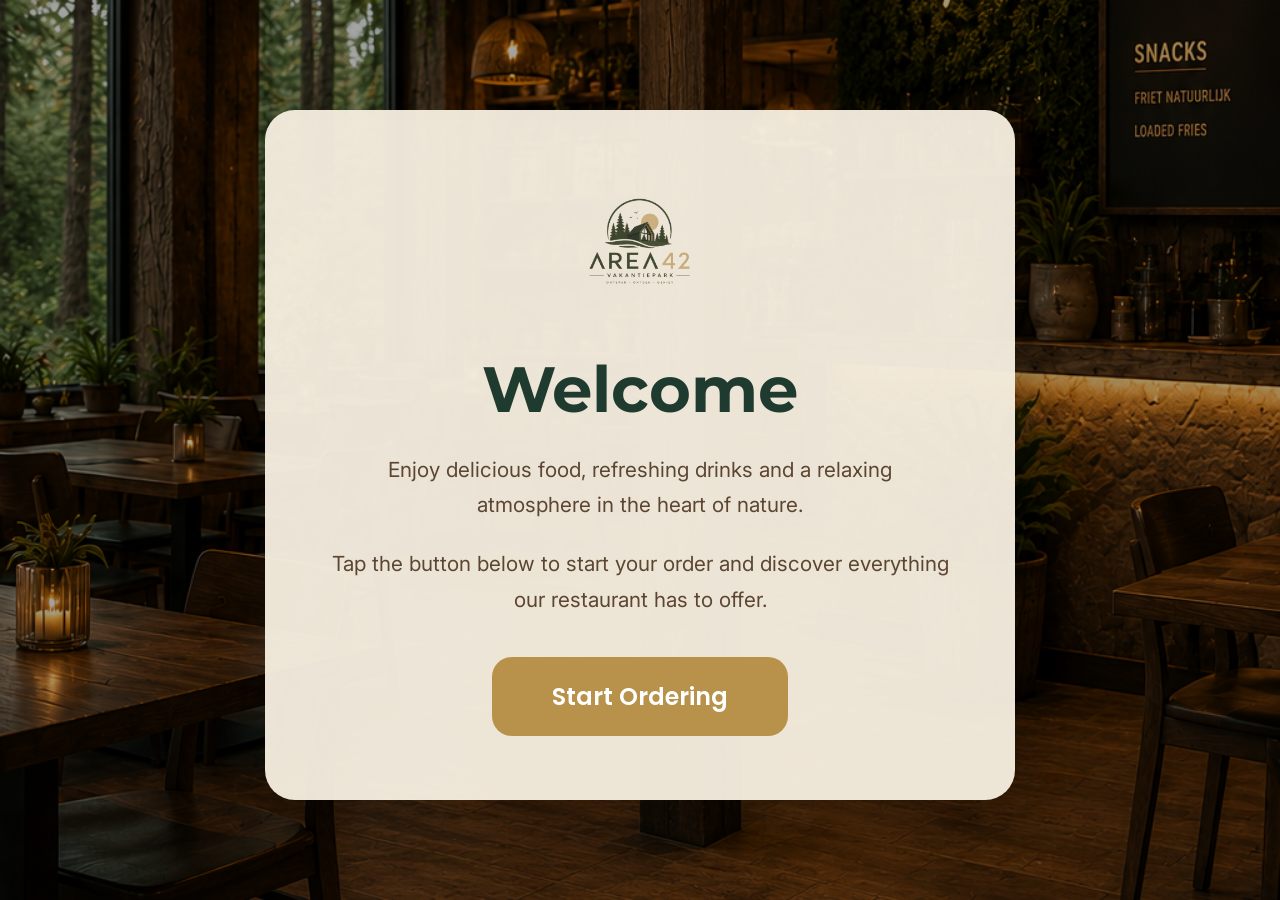
<file: pages/index.html>
<!DOCTYPE html>
<html lang="en">

<head>
    <meta charset="UTF-8">
    <meta name="viewport" content="width=device-width, initial-scale=1.0">
    <title>Area42 Restaurant</title>

    <link rel="stylesheet" href="../css/style.css">

    <link rel="preconnect" href="https://fonts.googleapis.com">
    <link rel="preconnect" href="https://fonts.gstatic.com" crossorigin>

    <link href="https://fonts.googleapis.com/css2?family=Inter:ital,wght@0,400;0,500;0,600;1,400&family=Montserrat:wght@600;700;800&family=Poppins:wght@400;500;600&display=swap" rel="stylesheet">
</head>

<body>

    <main class="welcome-screen">

        <div class="welcome-card">

            <img src="../images/logonobackground.png" alt="Area42 Logo" class="logo">

            <h1>Welcome</h1>

            <p>
                Enjoy delicious food, refreshing drinks and a relaxing atmosphere
                in the heart of nature.
            </p>

            <p>
                Tap the button below to start your order and discover everything
                our restaurant has to offer.
            </p>

            <button id="startButton" class="start-button">
                Start Ordering
            </button>

        </div>

    </main>

    <script src="../JS/script.js"></script>

</body>

</html>
</file>
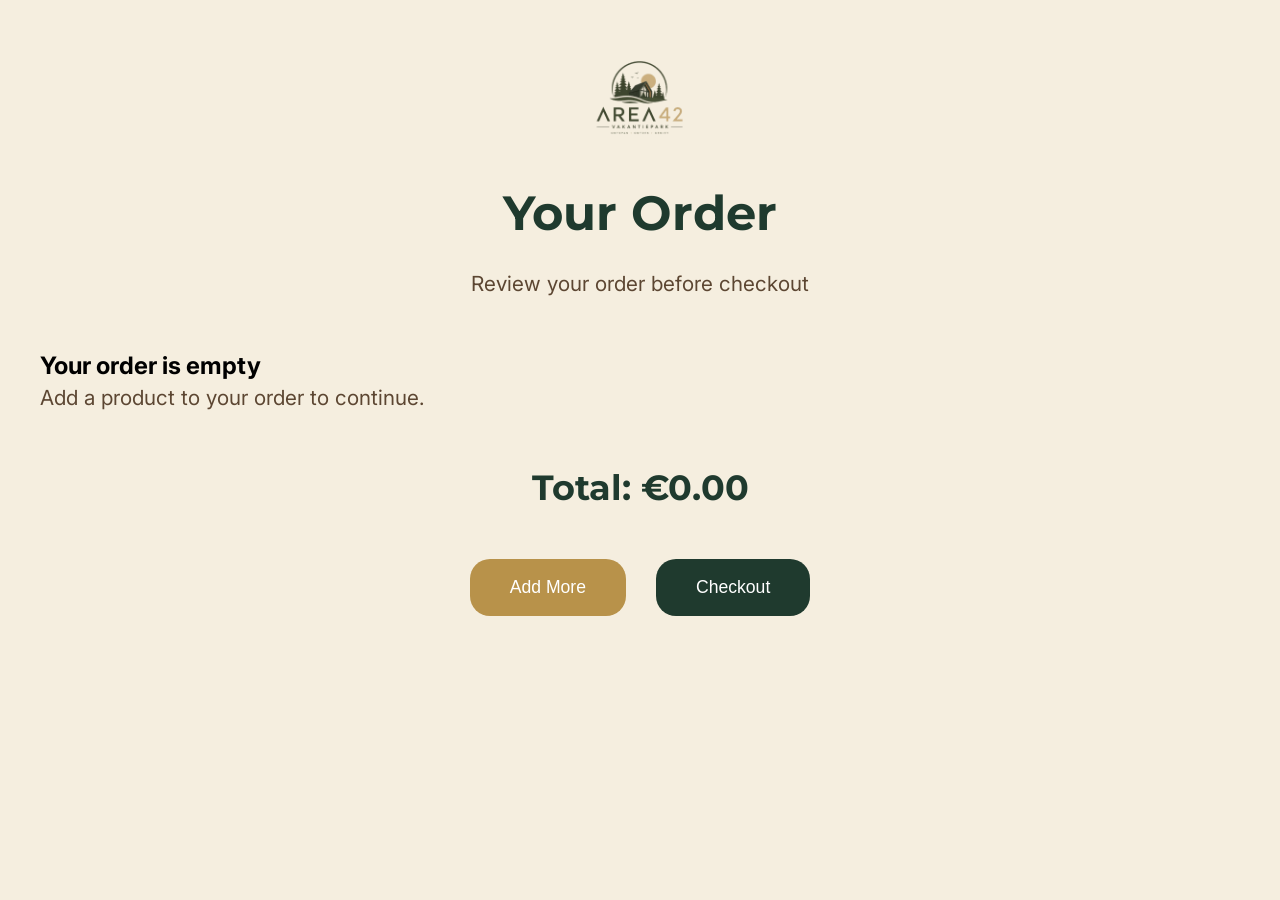
<file: pages/checkout.html>
<!DOCTYPE html>
<html lang="en">

<head>
    <meta charset="UTF-8">
    <meta name="viewport" content="width=device-width, initial-scale=1.0">
    <title>Area42 Checkout</title>

    <link rel="stylesheet" href="../css/style.css">

    <link href="https://fonts.googleapis.com/css2?family=Inter:wght@400;500;600&family=Montserrat:wght@600;700;800&family=Poppins:wght@400;500;600&display=swap" rel="stylesheet">
</head>

<body>

    <main class="checkout-screen">

        <header class="checkout-header">

            <img src="../images/logonobackground.png" alt="Area42 Logo" class="checkout-logo">

            <h1>Your Order</h1>

            <p>Review your order before checkout</p>

        </header>

        <section id="cartItems">
        </section>

        <div class="total-section">

            <h2>Total: €<span id="totalPrice">0.00</span></h2>

        </div>

        <div class="checkout-actions">

            <button class="add-more-btn">
                Add More
            </button>

            <button class="checkout-btn">
                Checkout
            </button>

        </div>

    </main>

    <script src="../JS/checkout.js"></script>

</body>

</html>
</file>
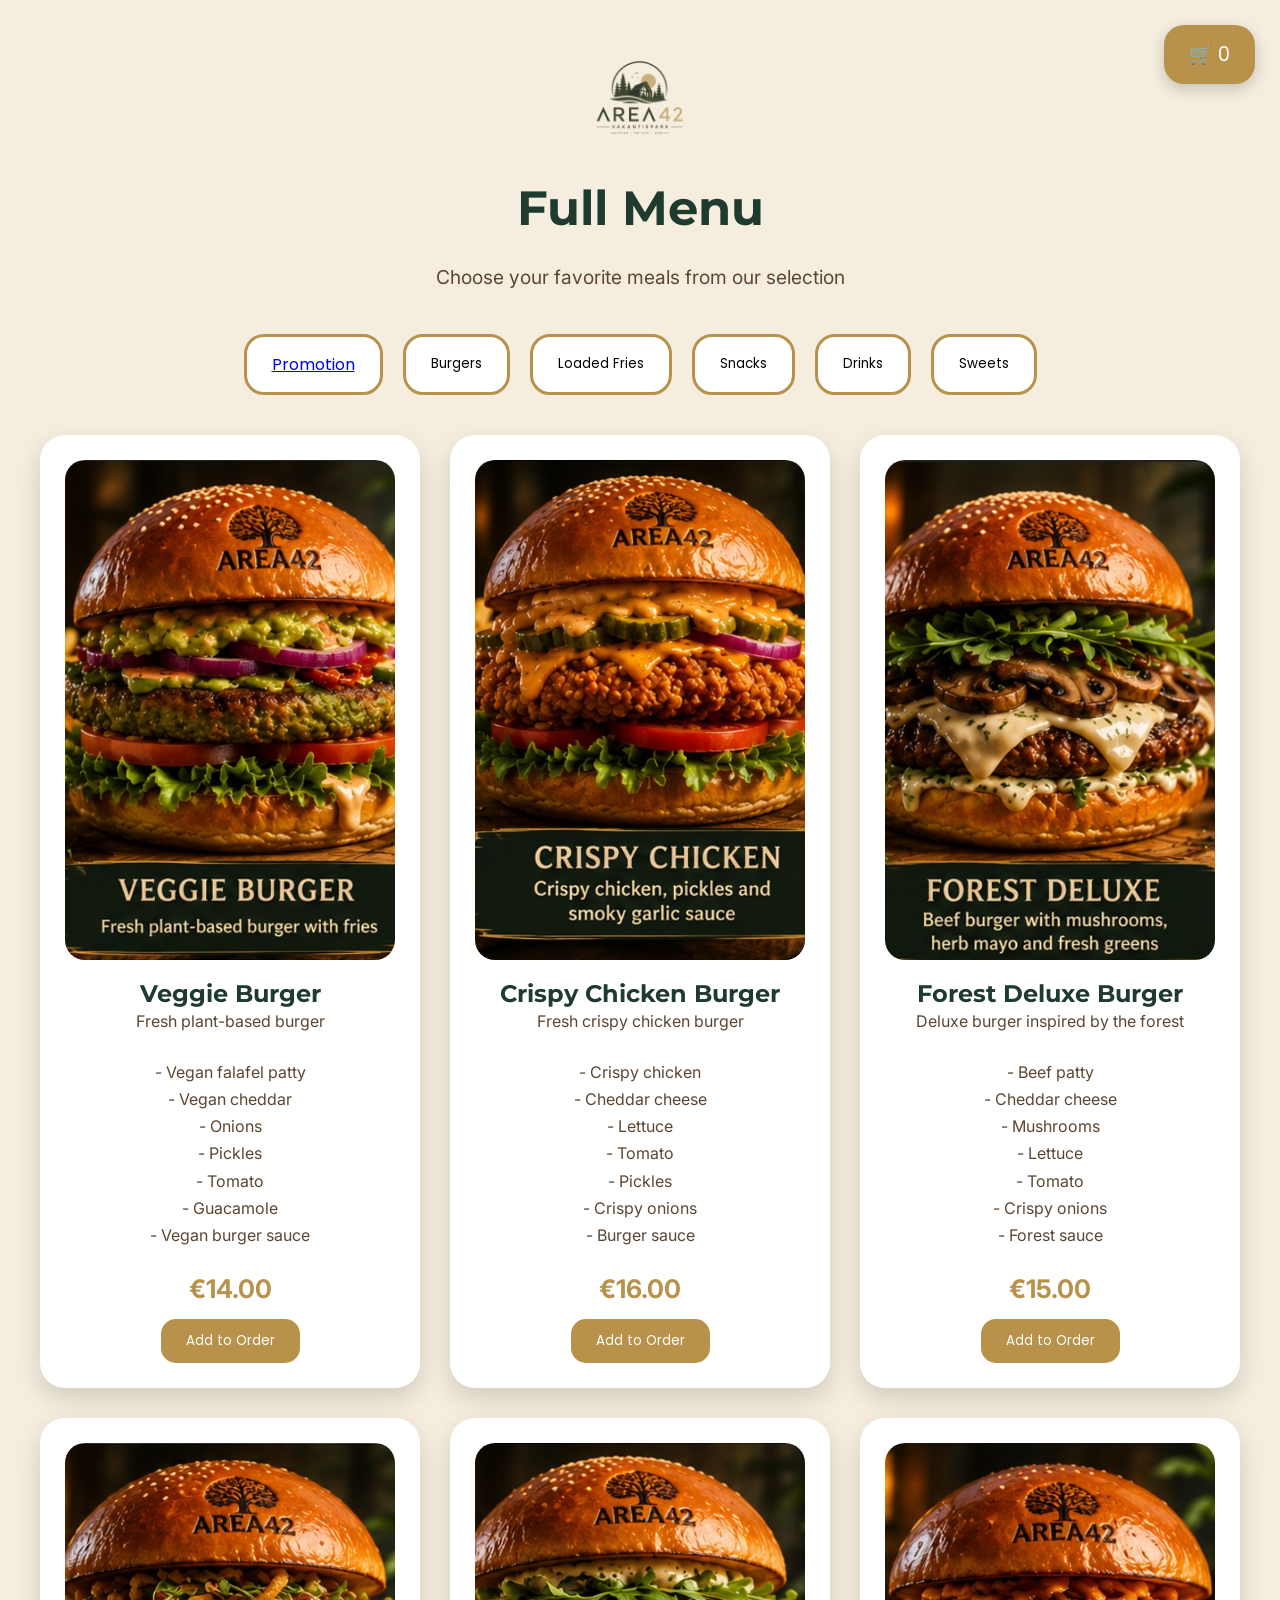
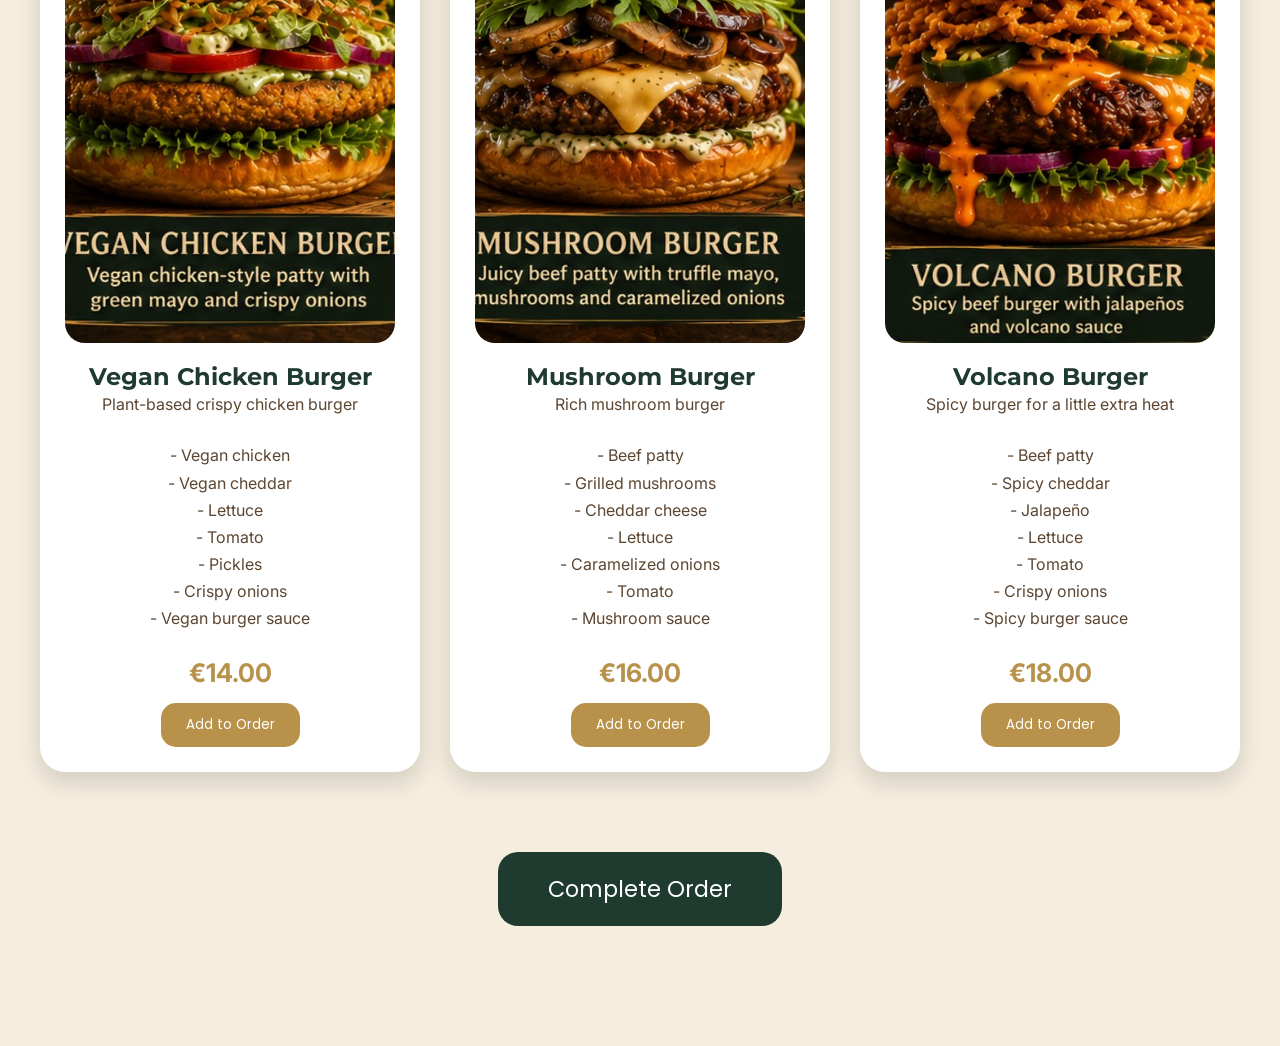
<file: pages/menu.html>
<!DOCTYPE html>
<html lang="en">

<head>
    <meta charset="UTF-8">
    <meta name="viewport" content="width=device-width, initial-scale=1.0">
    <title>Area42 Menu</title>

    <link rel="stylesheet" href="../css/style.css">

    <link href="https://fonts.googleapis.com/css2?family=Inter:wght@400;500;600&family=Montserrat:wght@600;700;800&family=Poppins:wght@400;500;600&display=swap" rel="stylesheet">
</head>

<body>

    <div class="cart-container">

    <button class="cart-button" id="cartButton">
        🛒 <span id="cartCount">0</span>
    </button>

</div>

<main class="menu-screen">

    <header class="menu-header">

        <img src="../images/logonobackground.png" class="menu-logo" alt="Area42 Logo">

        <h1>Full Menu</h1>

        <p>Choose your favorite meals from our selection</p>

    </header>
<div class="category-nav">

    <a href="promotionscreen.html" class="category-button">
    Promotion
</a>
    <button class="category-button">Burgers</button>

    <button class="category-button">Loaded Fries</button>

    <button class="category-button">Snacks</button>

    <button class="category-button">Drinks</button>

    <button class="category-button">Sweets</button>

</div>

    <section class="menu-grid">

        <article
    class="menu-card"
    data-name="Veggie Burger"
    data-price="14.00"
    data-image="../images/veggieburger.jpg"
>
    <img src="../images/veggieburger.jpg" alt="Veggie Burger" class="menu-image">

    <h2>Veggie Burger</h2>

    <p>Fresh plant-based burger</p>

    <p>
        - Vegan falafel patty<br>
        - Vegan cheddar<br>
        - Onions<br>
        - Pickles<br>
        - Tomato<br>
        - Guacamole<br>
        - Vegan burger sauce
    </p>

    <span class="price">€14.00</span>

    <button class="add-button">Add to Order</button>
</article>

        <article
    class="menu-card"
    data-name="Crispy Chicken Burger"
    data-price="16.00"
    data-image="../images/crispychickenburger.jpg"
>
    <img
        src="../images/crispychickenburger.jpg"
        alt="Crispy Chicken Burger"
        class="menu-image"
    >

    <h2>Crispy Chicken Burger</h2>

    <p>Fresh crispy chicken burger</p>

    <p>
        - Crispy chicken<br>
        - Cheddar cheese<br>
        - Lettuce<br>
        - Tomato<br>
        - Pickles<br>
        - Crispy onions<br>
        - Burger sauce
    </p>

    <span class="price">€16.00</span>

    <button class="add-button">
        Add to Order
    </button>
</article>

        <article
    class="menu-card"
    data-name="Forest Deluxe Burger"
    data-price="15.00"
    data-image="../images/forestdeluxe.jpg"
>
    <img
        src="../images/forestdeluxe.jpg"
        alt="Forest Deluxe Burger"
        class="menu-image"
    >

    <h2>Forest Deluxe Burger</h2>

    <p>Deluxe burger inspired by the forest</p>

    <p>
        - Beef patty<br>
        - Cheddar cheese<br>
        - Mushrooms<br>
        - Lettuce<br>
        - Tomato<br>
        - Crispy onions<br>
        - Forest sauce
    </p>

    <span class="price">€15.00</span>

    <button class="add-button">
        Add to Order
    </button>
</article>

        <article
    class="menu-card"
    data-name="Vegan Chicken Burger"
    data-price="14.00"
    data-image="../images/veganchickenburger.jpg"
>
    <img
        src="../images/veganchickenburger.jpg"
        alt="Vegan Chicken Burger"
        class="menu-image"
    >

    <h2>Vegan Chicken Burger</h2>

    <p>Plant-based crispy chicken burger</p>

    <p>
        - Vegan chicken<br>
        - Vegan cheddar<br>
        - Lettuce<br>
        - Tomato<br>
        - Pickles<br>
        - Crispy onions<br>
        - Vegan burger sauce
    </p>

    <span class="price">€14.00</span>

    <button class="add-button">
        Add to Order
    </button>
</article>


        <article
    class="menu-card"
    data-name="Mushroom Burger"
    data-price="16.00"
    data-image="../images/mushroomburger.jpg"
>
    <img
        src="../images/mushroomburger.jpg"
        alt="Mushroom Burger"
        class="menu-image"
    >

    <h2>Mushroom Burger</h2>

    <p>Rich mushroom burger</p>

    <p>
        - Beef patty<br>
        - Grilled mushrooms<br>
        - Cheddar cheese<br>
        - Lettuce<br>
        - Caramelized onions<br>
        - Tomato<br>
        - Mushroom sauce
    </p>

    <span class="price">€16.00</span>

    <button class="add-button">
        Add to Order
    </button>
</article>

       <article
    class="menu-card"
    data-name="Volcano Burger"
    data-price="18.00"
    data-image="../images/volcanoburger.jpg"
>
    <img
        src="../images/volcanoburger.jpg"
        alt="Volcano Burger"
        class="menu-image"
    >

    <h2>Volcano Burger</h2>

    <p>Spicy burger for a little extra heat</p>

    <p>
        - Beef patty<br>
        - Spicy cheddar<br>
        - Jalapeño<br>
        - Lettuce<br>
        - Tomato<br>
        - Crispy onions<br>
        - Spicy burger sauce
    </p>

    <span class="price">€18.00</span>

    <button class="add-button">
        Add to Order
    </button>
</article>

    </section>
<div class="checkout-container">

    <button id="checkoutButton" class="checkout-button">

        Complete Order

    </button>

</div>

</main>

<script src="../JS/menu.js"></script>

</body>

</html>
</file>
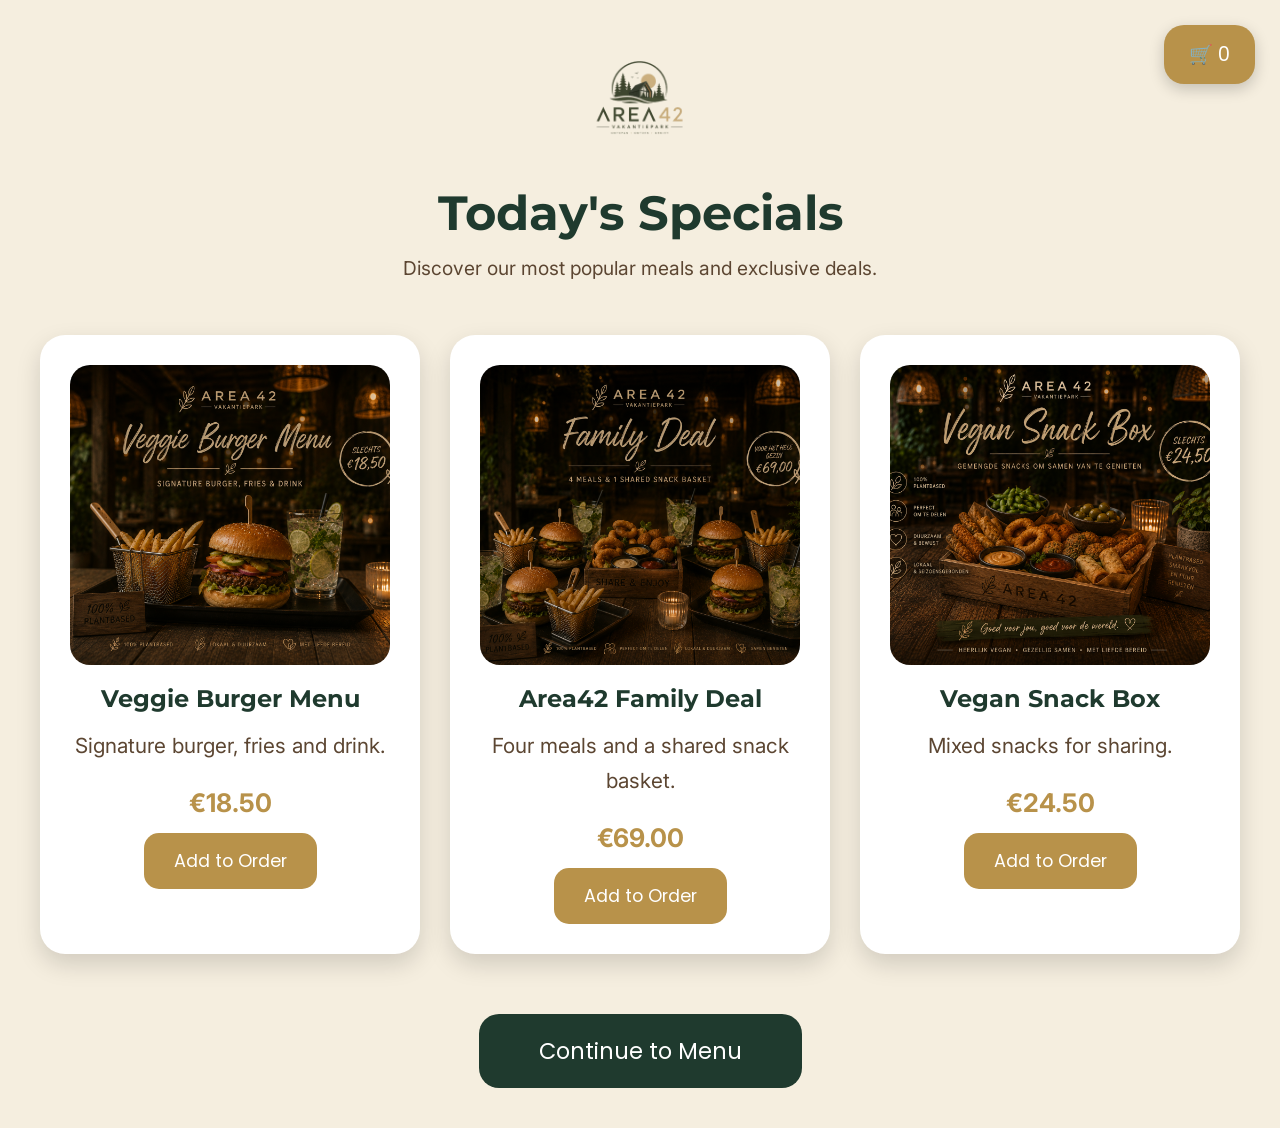
<file: pages/promotionscreen.html>
<!DOCTYPE html>
<html lang="en">

<head>
    <meta charset="UTF-8">
    <meta name="viewport" content="width=device-width, initial-scale=1.0">

    <title>Area42 Promotions</title>

    <link rel="stylesheet" href="../css/style.css">

    <link rel="preconnect" href="https://fonts.googleapis.com">
    <link rel="preconnect" href="https://fonts.gstatic.com" crossorigin>

    <link
        href="https://fonts.googleapis.com/css2?family=Inter:wght@400;500;600&family=Montserrat:wght@600;700;800&family=Poppins:wght@400;500;600&display=swap"
        rel="stylesheet"
    >
</head>

<body>

    <div class="cart-container">

        <button class="cart-button" id="cartButton">
            🛒 <span id="cartCount">0</span>
        </button>

    </div>

    <main class="promotion-screen">

        <header class="promotion-header">

            <img
                src="../images/logonobackground.png"
                alt="Area42 Logo"
                class="promotion-logo"
            >

            <h1>Today's Specials</h1>

            <p>
                Discover our most popular meals and exclusive deals.
            </p>

        </header>

        <section class="promotion-grid">

            

            <article
                class="promotion-card"
                data-name="Veggie Burger Menu"
                data-price="18.50"
            >

                <img
                    src="../images/veggieburgermenu.png"
                    alt="Veggie Burger Menu"
                    class="promo-image"
                >

                <h2>Veggie Burger Menu</h2>

                <p>
                    Signature burger, fries and drink.
                </p>

                <span class="price">€18.50</span>

                <button class="promo-button">
                    Add to Order
                </button>

            </article>


            

            <article
                class="promotion-card"
                data-name="Area42 Family Deal"
                data-price="69.00"
            >

                <img
                    src="../images/familydeal.png"
                    alt="Area42 Family Deal"
                    class="promo-image"
                >

                <h2>Area42 Family Deal</h2>

                <p>
                    Four meals and a shared snack basket.
                </p>

                <span class="price">€69.00</span>

                <button class="promo-button">
                    Add to Order
                </button>

            </article>


            

            <article
                class="promotion-card"
                data-name="Vegan Snack Box"
                data-price="24.50"
            >

                <img
                    src="../images/vegansnackbox.png"
                    alt="Vegan Snack Box"
                    class="promo-image"
                >

                <h2>Vegan Snack Box</h2>

                <p>
                    Mixed snacks for sharing.
                </p>

                <span class="price">€24.50</span>

                <button class="promo-button">
                    Add to Order
                </button>

            </article>

        </section>

        <div class="continue-container">

            <button
                id="continueButton"
                class="continue-button"
            >
                Continue to Menu
            </button>

        </div>

    </main>

    <script src="../JS/promotionscreen.js"></script>

</body>

</html>
</file>
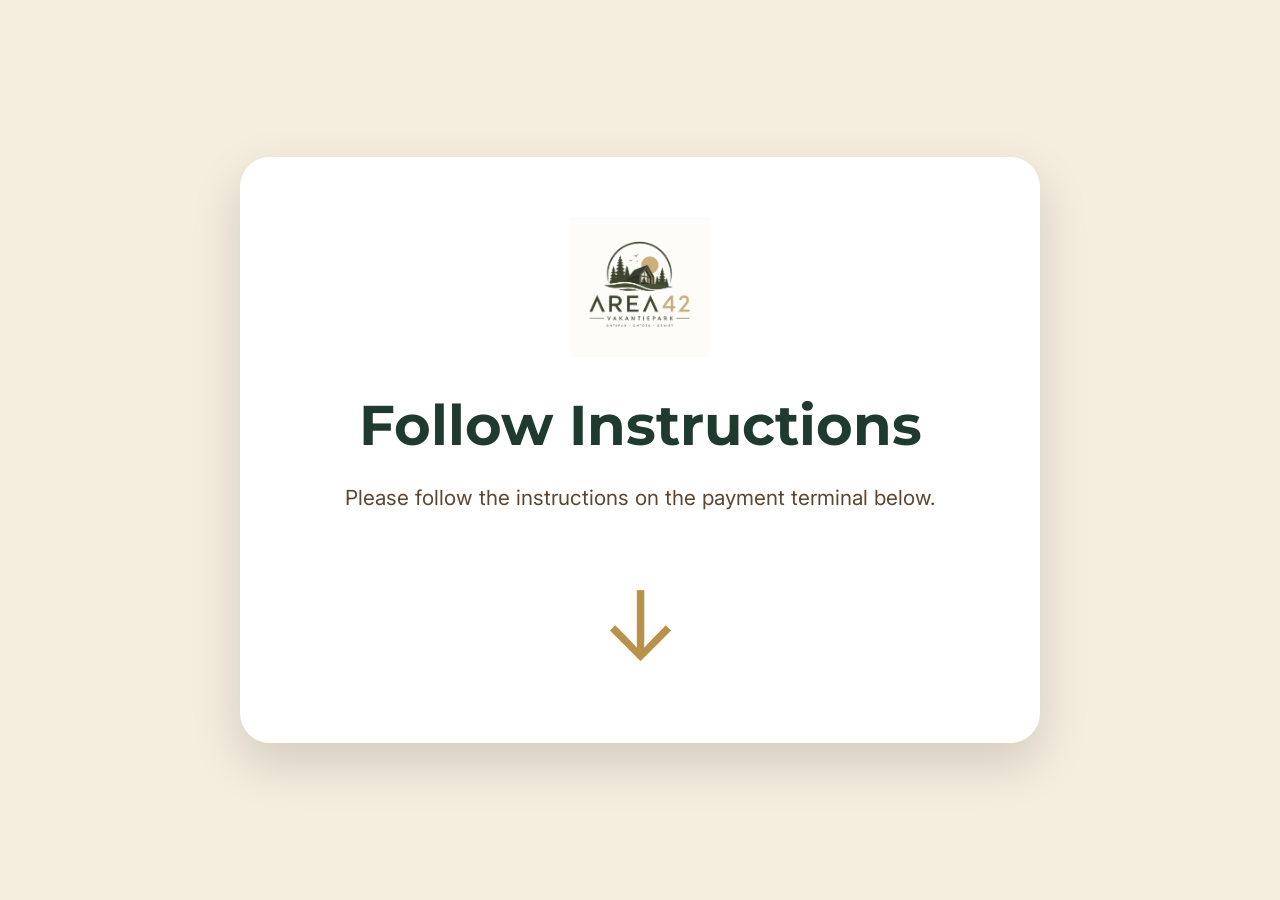
<file: pages/terminal.html>
<!DOCTYPE html>
<html lang="en">

<head>
    <meta charset="UTF-8">
    <meta name="viewport" content="width=device-width, initial-scale=1.0">
    <title>Area42 Terminal</title>

    <link rel="stylesheet" href="../css/style.css">

    <link href="https://fonts.googleapis.com/css2?family=Inter:wght@400;500;600&family=Montserrat:wght@600;700;800&family=Poppins:wght@400;500;600&display=swap" rel="stylesheet">
</head>

<body>

    <main class="terminal-screen">

        <div class="terminal-card">

            <img src="../images/logoarea42.png"
                 alt="Area42 Logo"
                 class="terminal-logo">

            <h1>Follow Instructions</h1>

            <p>
                Please follow the instructions on the payment terminal below.
            </p>

            <div class="arrow-container">

                <span class="arrow">↓</span>

            </div>

        </div>

    </main>

</body>

</html>
</file>
<file: css/style.css>
/* Kleuren en lettertypes */

:root {

    --sand: #F5EEDF;
    --gold: #B8924A;
    --wood: #5C4632;
    --forest: #1F3A2E;
    --moss: #6E7F52;

    --heading-font: "Montserrat", sans-serif;
    --button-font: "Poppins", sans-serif;
    --body-font: "Inter", sans-serif;
}

/* Reset */

* {
    margin: 0;
    padding: 0;
    box-sizing: border-box;
}

/* Pagina */

body {
    font-family: var(--body-font);
}

/* Achtergrond */

.welcome-screen {

    height: 100vh;

    display: flex;

    justify-content: center;

    align-items: flex-end;

    padding-bottom: 100px;

    background-image:
        linear-gradient(
            rgba(0, 0, 0, 0.35),
            rgba(0, 0, 0, 0.35)
        ),
        url("../images/restaurant-background.jpg");

    background-size: cover;

    background-position: center;
}

/* Welkomstkaart */

.welcome-card {

    width: 750px;

    background-color: rgba(245, 238, 223, 0.96);

    border-radius: 30px;

    padding: 4rem;

    text-align: center;

    box-shadow: 0 20px 50px rgba(0, 0, 0, 0.3);
}

/* Logo */

.logo {

    width: 140px;

    margin-bottom: 2rem;
}

/* Titel */

h1 {

    font-family: var(--heading-font);

    font-size: 4rem;

    color: var(--forest);

    margin-bottom: 1.5rem;
}

/* Tekst */

p {

    font-family: var(--body-font);

    color: var(--wood);

    font-size: 1.3rem;

    line-height: 1.7;

    margin-bottom: 1.5rem;
}

/* Startknop */

.start-button {

    margin-top: 1rem;

    background-color: var(--gold);

    border: none;

    color: white;

    font-family: var(--button-font);

    font-size: 1.5rem;

    font-weight: 600;

    padding: 22px 60px;

    border-radius: 20px;

    cursor: pointer;

    transition: all 0.3s ease;
}

.start-button:hover {

    background-color: #9D7835;

    transform: scale(1.04);
}

/* Tablet */

@media (max-width: 900px) {

    .welcome-card {

        width: 90%;

        padding: 3rem;
    }

    h1 {

        font-size: 3rem;
    }
}

/* Promotion Screen */

.promotion-screen {

    min-height: 100vh;

    background-color: var(--sand);

    padding: 40px;
}

/* Header */

.promotion-header {

    text-align: center;

    margin-bottom: 50px;
}

.promotion-logo {

    width: 120px;

    margin-bottom: 20px;
}

.promotion-header h1 {

    font-family: var(--heading-font);

    color: var(--forest);

    font-size: 3rem;

    margin-bottom: 10px;
}

.promotion-header p {

    font-size: 1.2rem;
}

/* Promotion Grid */

.promotion-grid {

    display: grid;

    grid-template-columns: repeat(3, 1fr);

    gap: 30px;

    max-width: 1400px;

    margin: 0 auto;
}

/* Cards */

.promotion-card {

    background-color: white;

    border-radius: 25px;

    padding: 30px;

    text-align: center;

    box-shadow: 0 10px 25px rgba(0,0,0,0.15);
}

.promotion-card h2 {

    font-family: var(--heading-font);

    color: var(--forest);

    margin-bottom: 15px;
}

.price {

    display: block;

    margin-top: 20px;

    margin-bottom: 20px;

    font-size: 2rem;

    font-weight: bold;

    color: var(--gold);
}

/* Buttons */

.promo-button {

    background-color: var(--gold);

    color: white;

    border: none;

    border-radius: 15px;

    padding: 15px 30px;

    cursor: pointer;

    font-family: var(--button-font);

    font-size: 1.1rem;
}

.promo-button:hover {

    background-color: #9D7835;
}

/* Continue Button */

.continue-container {

    text-align: center;

    margin-top: 60px;
}

.continue-button {

    background-color: var(--forest);

    color: white;

    border: none;

    border-radius: 20px;

    padding: 20px 60px;

    font-size: 1.4rem;

    font-family: var(--button-font);

    cursor: pointer;
}

.continue-button:hover {

    background-color: var(--moss);
}
.promo-image {
    width: 100%;
    height: 300px;
    object-fit: cover;
    border-radius: 20px;
    margin-bottom: 15px;
}
/* MENU SCREEN */

.menu-screen {
    min-height: 100vh;
    background-color: var(--sand);
    padding: 40px;
}

/* HEADER */

.menu-header {
    text-align: center;
    margin-bottom: 40px;
}

.menu-logo {
    width: 120px;
    margin-bottom: 15px;
}

.menu-header h1 {
    font-family: var(--heading-font);
    color: var(--forest);
    font-size: 3rem;
}

.menu-header p {
    font-size: 1.2rem;
    color: var(--wood);
}

/* GRID */

.menu-grid {
    display: grid;
    grid-template-columns: repeat(3, 1fr);
    gap: 30px;
    max-width: 1400px;
    margin: 0 auto;
}

/* CARD */

.menu-card {
    background: white;
    border-radius: 25px;
    padding: 25px;
    text-align: center;
    box-shadow: 0 10px 25px rgba(0,0,0,0.15);
    transition: transform 0.3s ease;
}

.menu-card:hover {
    transform: translateY(-5px);
}

/* IMAGE */

.menu-image {
    width: 100%;
    height: 500px;
    object-fit: cover;
    border-radius: 20px;
    margin-bottom: 15px;
}

/* TEXT */

.menu-card h2 {
    font-family: var(--heading-font);
    color: var(--forest);
}

.menu-card p {
    font-size: 1rem;
}

/* PRICE */

.price {
    display: block;
    margin: 15px 0;
    font-size: 1.6rem;
    font-weight: bold;
    color: var(--gold);
}

/* BUTTON */

.add-button {
    background-color: var(--gold);
    color: white;
    border: none;
    padding: 12px 25px;
    border-radius: 15px;
    cursor: pointer;
    font-family: var(--button-font);
    transition: 0.3s;
}

.add-button:hover {
    background-color: #9D7835;
}

/* Winkelwagen */

.cart-container {

    position: fixed;

    top: 25px;

    right: 25px;

    z-index: 999;
}

.cart-button {

    background-color: var(--gold);

    color: white;

    border: none;

    padding: 15px 25px;

    border-radius: 20px;

    font-size: 1.2rem;

    font-family: var(--button-font);

    cursor: pointer;

    box-shadow: 0 5px 15px rgba(0,0,0,0.2);
}

/* Categorieën */

.category-nav {

    display: flex;

    justify-content: center;

    gap: 20px;

    margin: 40px 0;
}

.category-button {

    background-color: white;

    border: 3px solid var(--gold);

    padding: 15px 25px;

    border-radius: 20px;

    font-family: var(--button-font);

    cursor: pointer;

    transition: 0.3s;
}

.category-button:hover {

    background-color: var(--gold);

    color: white;

    transform: translateY(-3px);
}

/* Bestelling afronden */

.checkout-container {

    text-align: center;

    margin: 80px 0;
}

.checkout-button {

    background-color: var(--forest);

    color: white;

    border: none;

    border-radius: 20px;

    padding: 20px 50px;

    font-size: 1.4rem;

    font-family: var(--button-font);

    cursor: pointer;

    transition: 0.3s;
}

.checkout-button:hover {

    background-color: var(--moss);
}

/* Checkout */

.checkout-screen {

    min-height: 100vh;

    background-color: var(--sand);

    padding: 40px;
}

.checkout-header {

    text-align: center;

    margin-bottom: 50px;
}

.checkout-logo {

    width: 120px;

    margin-bottom: 20px;
}

.checkout-header h1 {

    color: var(--forest);

    font-family: var(--heading-font);

    font-size: 3rem;
}

.checkout-item {

    background-color: white;

    border-radius: 25px;

    padding: 20px;

    margin-bottom: 20px;

    display: flex;

    align-items: center;

    justify-content: space-between;

    box-shadow: 0 5px 15px rgba(0,0,0,0.1);
}

.checkout-image {

    width: 120px;

    height: 120px;

    object-fit: cover;

    border-radius: 15px;
}

.item-info {

    flex: 1;

    padding-left: 30px;
}

.item-info h2 {

    font-family: var(--heading-font);

    color: var(--forest);

    margin-bottom: 10px;
}

.quantity-controls {

    display: flex;

    align-items: center;

    gap: 15px;
}

.quantity-controls button {

    width: 45px;

    height: 45px;

    border: none;

    border-radius: 50%;

    background-color: var(--gold);

    color: white;

    font-size: 1.4rem;

    cursor: pointer;
}

.quantity {

    font-size: 1.3rem;

    font-weight: bold;

    min-width: 25px;

    text-align: center;
}

.delete-btn {

    border: none;

    background: none;

    font-size: 2rem;

    cursor: pointer;

    margin-left: 25px;
}

.total-section {

    text-align: center;

    margin-top: 50px;

    margin-bottom: 50px;
}

.total-section h2 {

    font-family: var(--heading-font);

    color: var(--forest);

    font-size: 2.2rem;
}

.checkout-actions {

    display: flex;

    justify-content: center;

    gap: 30px;
}

.add-more-btn {

    background-color: var(--gold);

    color: white;

    border: none;

    padding: 18px 40px;

    border-radius: 20px;

    cursor: pointer;

    font-size: 1.1rem;
}

.checkout-btn {

    background-color: var(--forest);

    color: white;

    border: none;

    padding: 18px 40px;

    border-radius: 20px;

    cursor: pointer;

    font-size: 1.1rem;
}

.add-more-btn:hover {

    background-color: #9D7835;
}

.checkout-btn:hover {

    background-color: var(--moss);
}

/* TERMINAL SCREEN */

.terminal-screen {

    min-height: 100vh;

    display: flex;

    justify-content: center;

    align-items: center;

    background-color: var(--sand);

    padding: 40px;
}

/* CARD */

.terminal-card {

    width: 800px;

    background-color: white;

    border-radius: 30px;

    padding: 60px;

    text-align: center;

    box-shadow: 0 20px 50px rgba(0,0,0,0.15);
}

/* LOGO */

.terminal-logo {

    width: 140px;

    margin-bottom: 30px;
}

/* TITLE */

.terminal-card h1 {

    font-family: var(--heading-font);

    color: var(--forest);

    font-size: 3.5rem;

    margin-bottom: 20px;
}

/* TEXT */

.terminal-card p {

    font-size: 1.3rem;

    color: var(--wood);

    line-height: 1.8;

    margin-bottom: 50px;
}

/* ARROW */

.arrow {

    font-size: 6rem;

    color: var(--gold);

    animation: bounce 1.5s infinite;
}

@keyframes bounce {

    0%, 100% {
        transform: translateY(0);
    }

    50% {
        transform: translateY(15px);
    }
}
</file>
